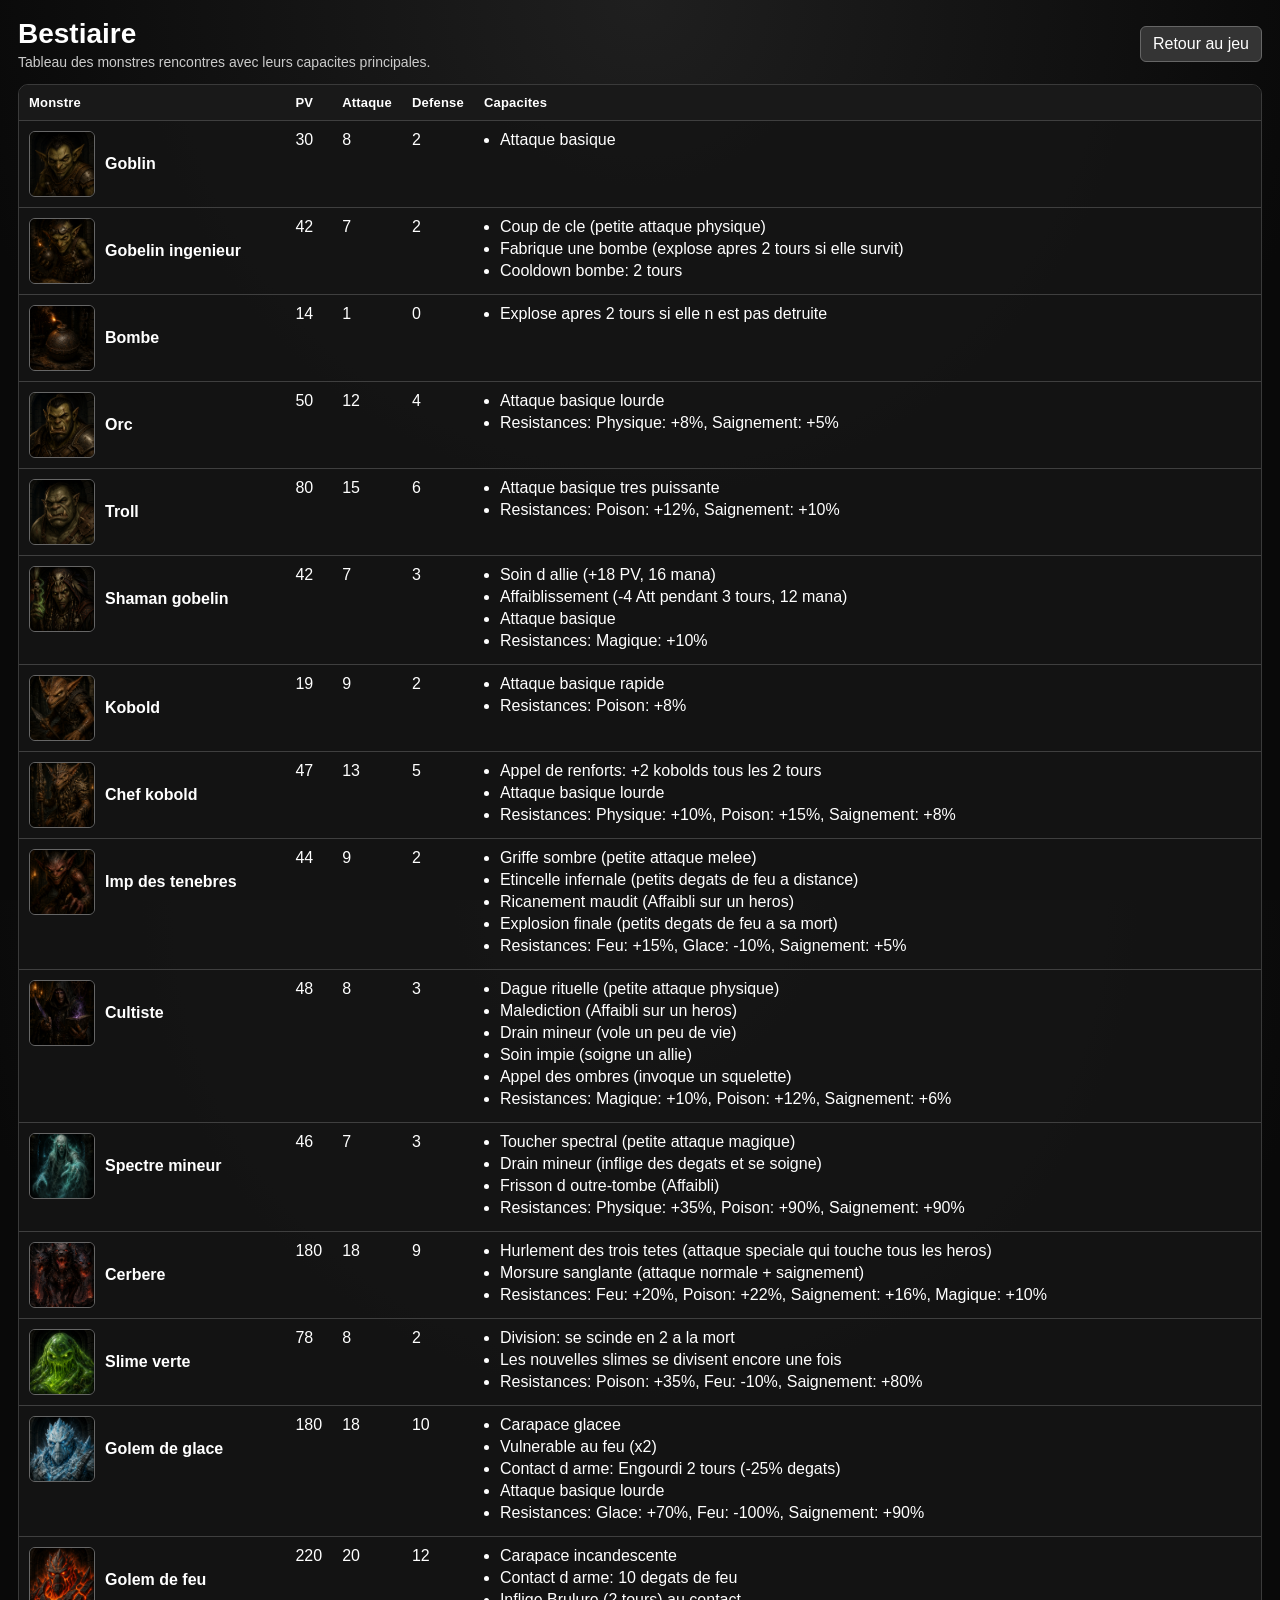
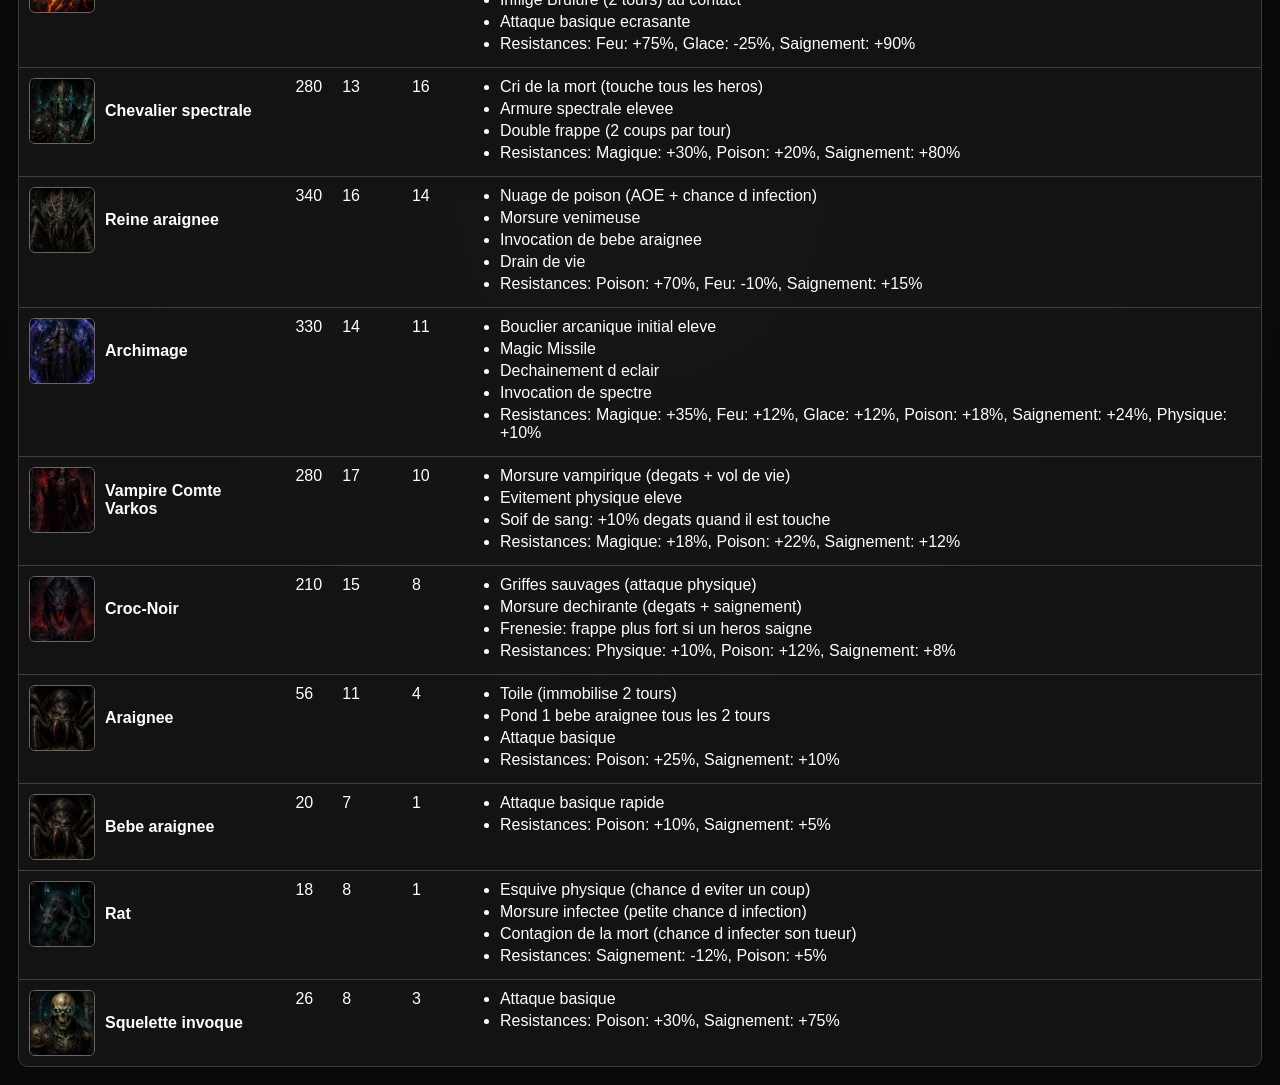
<file: bestiary.html>
<!DOCTYPE html>
<html lang="fr">
<head>
    <meta charset="UTF-8">
    <meta name="viewport" content="width=device-width, initial-scale=1.0">
    <title>Bestiaire - Eye of Beholder</title>
    <link rel="stylesheet" href="css/style.css">
</head>
<body class="bestiary-page">
    <main class="bestiary-layout">
        <header class="bestiary-header">
            <div>
                <h1>Bestiaire</h1>
                <p class="bestiary-subtitle">Tableau des monstres rencontres avec leurs capacites principales.</p>
            </div>
            <a id="bestiary-return-link" class="bestiary-link" href="index.html">Retour au jeu</a>
        </header>
        <section class="bestiary-table-wrap">
            <table class="bestiary-table" aria-label="Bestiaire des monstres">
                <thead>
                    <tr>
                        <th>Monstre</th>
                        <th>PV</th>
                        <th>Attaque</th>
                        <th>Defense</th>
                        <th>Capacites</th>
                    </tr>
                </thead>
                <tbody id="bestiary-table-body"></tbody>
            </table>
        </section>
    </main>

    <script src="js/combat.js"></script>
    <script src="js/bestiary.js"></script>
</body>
</html>
</file>
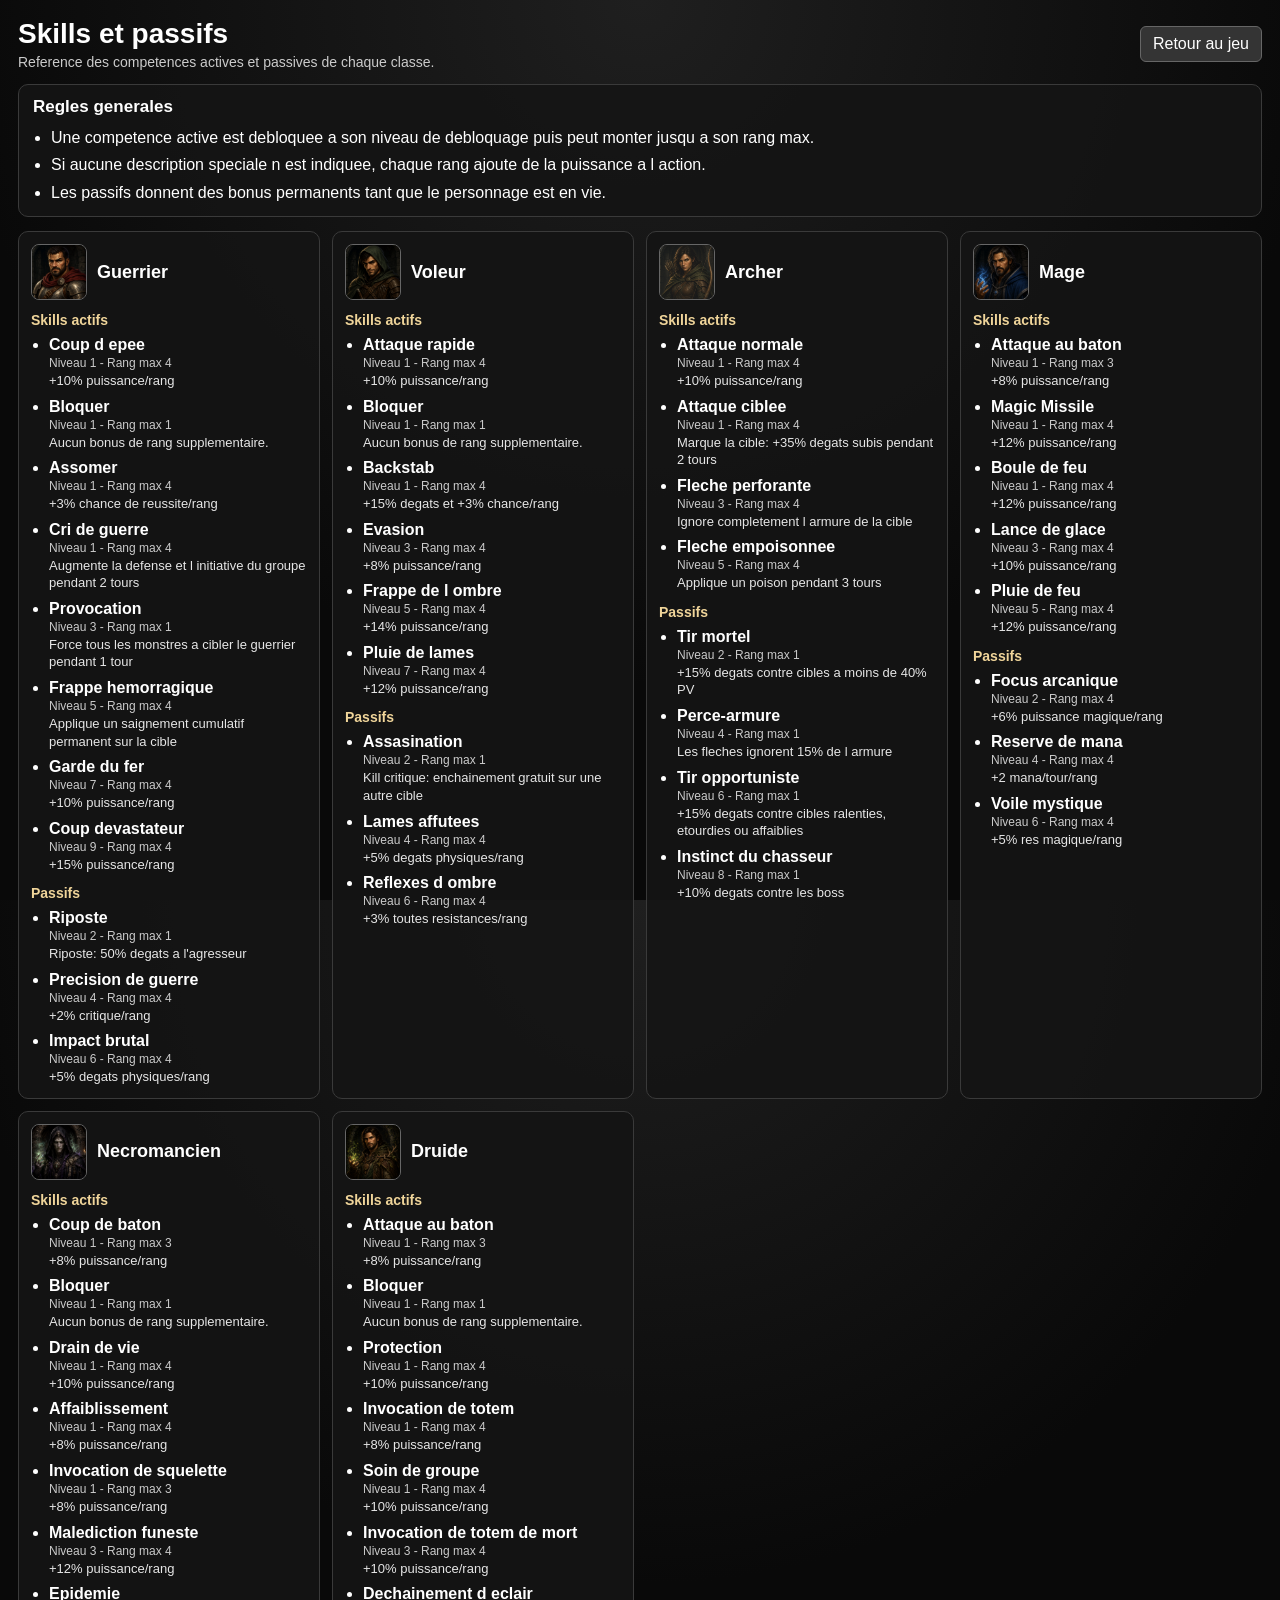
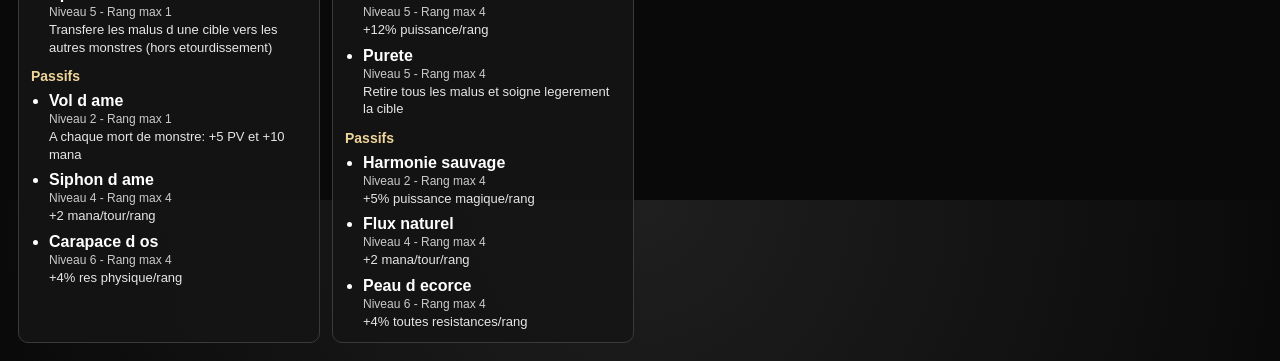
<file: skills.html>
<!DOCTYPE html>
<html lang="fr">
<head>
    <meta charset="UTF-8">
    <meta name="viewport" content="width=device-width, initial-scale=1.0">
    <title>Skills et Passifs - Eye of Beholder</title>
    <link rel="stylesheet" href="css/style.css">
</head>
<body class="skills-page">
    <main class="skills-layout">
        <header class="skills-header">
            <div>
                <h1>Skills et passifs</h1>
                <p class="skills-subtitle">Reference des competences actives et passives de chaque classe.</p>
            </div>
            <a id="skills-return-link" class="bestiary-link" href="index.html">Retour au jeu</a>
        </header>

        <section class="skills-rules" aria-label="Regles generales des skills">
            <h2>Regles generales</h2>
            <ul>
                <li>Une competence active est debloquee a son niveau de debloquage puis peut monter jusqu a son rang max.</li>
                <li>Si aucune description speciale n est indiquee, chaque rang ajoute de la puissance a l action.</li>
                <li>Les passifs donnent des bonus permanents tant que le personnage est en vie.</li>
            </ul>
        </section>

        <section id="skills-grid" class="skills-grid" aria-label="Classes et details de skills"></section>
    </main>

    <script src="js/character.js"></script>
    <script src="js/skills.js"></script>
</body>
</html>
</file>
<file: css/style.css>
﻿* {
    box-sizing: border-box;
}

html, body {
    width: 100%;
    height: 100%;
    margin: 0;
}

body {
    font-family: Arial, sans-serif;
    background-color: #000;
    color: #fff;
    overflow: hidden;
}

#splash-screen {
    position: fixed;
    inset: 0;
    z-index: 2000000;
    display: flex;
    justify-content: center;
    align-items: center;
    background:
        linear-gradient(rgba(0, 0, 0, 0.55), rgba(0, 0, 0, 0.65)),
        url('../Images/splashScreend.png') center/cover no-repeat;
}

#splash-content {
    width: min(640px, 92vw);
    padding: 22px;
    border-radius: 12px;
    border: 1px solid rgba(255, 255, 255, 0.2);
    background: rgba(12, 12, 12, 0.75);
    text-align: center;
    backdrop-filter: blur(2px);
}

#splash-content h1 {
    margin: 0 0 10px;
    font-size: clamp(30px, 5vw, 48px);
}

#splash-version {
    margin: 0 0 8px !important;
    font-size: 12px !important;
    color: #b9b9b9 !important;
    letter-spacing: 0.04em;
}

#splash-content p {
    margin: 0;
    font-size: clamp(16px, 2.4vw, 22px);
    line-height: 1.35;
    color: #f0e5c9;
}

#splash-party-instructions {
    margin-top: 14px !important;
    font-size: 15px !important;
    color: #f5f1e3 !important;
}

#splash-party-selection {
    margin-top: 12px;
    display: grid;
    grid-template-columns: repeat(2, minmax(0, 1fr));
    gap: 10px;
}

.splash-class-card {
    width: 100%;
    border: 1px solid #5e5e5e;
    background: rgba(24, 24, 24, 0.9);
    border-radius: 8px;
    padding: 8px;
    display: flex;
    align-items: center;
    gap: 10px;
    text-align: left;
    transition: border-color 0.15s ease, box-shadow 0.15s ease, background-color 0.15s ease;
}

.splash-class-card:hover {
    background: rgba(36, 36, 36, 0.95);
}

.splash-class-card.selected {
    border-color: #f7c75b;
    box-shadow: 0 0 0 2px rgba(247, 199, 91, 0.3);
    background: rgba(58, 50, 30, 0.9);
}

.splash-class-portrait {
    width: 92px;
    height: 78px;
    border: 1px solid #646464;
    border-radius: 6px;
    object-fit: cover;
    object-position: center 30%;
    flex-shrink: 0;
}

.splash-class-text {
    display: flex;
    flex-direction: column;
    gap: 3px;
    min-width: 0;
}

.splash-class-text strong {
    font-size: 14px;
    color: #fff;
}

.splash-class-text span {
    font-size: 12px;
    color: #d0d0d0;
    line-height: 1.25;
}

#splash-party-status {
    margin-top: 10px !important;
    font-size: 13px !important;
    color: #ffb6b6 !important;
    min-height: 18px;
}

#splash-party-status.ready {
    color: #9ff0ab !important;
}

#splash-continue {
    margin-top: 18px;
    min-width: 170px;
}

#splash-continue:disabled {
    opacity: 0.45;
    cursor: not-allowed;
}

h3 {
    margin: 0 0 8px;
    font-size: 16px;
}

#game-container {
    width: 100vw;
    height: 100vh;
    padding: 10px;
    display: flex;
    flex-direction: column;
    gap: 10px;
}

#main-content {
    flex: 1;
    min-height: 0;
    display: flex;
    gap: 10px;
}

#viewport-wrapper {
    position: relative;
    flex: 1;
    min-width: 0;
    min-height: 0;
    border: 1px solid #2f2f2f;
    border-radius: 10px;
    overflow: hidden;
    background: #111;
}

#game-canvas {
    display: block;
    width: 100%;
    height: 100%;
    background-color: #111;
}

#map-panel {
    position: absolute;
    top: 12px;
    left: 12px;
    width: calc(100% - 24px);
    height: calc(100% - 24px);
    padding: 20px;
    border: 1px solid #3a3a3a;
    border-radius: 10px;
    background: rgba(20, 20, 20, 0.92);
    backdrop-filter: blur(2px);
    z-index: 2;
    display: flex;
    flex-direction: column;
}

#map {
    display: grid;
    grid-template-columns: repeat(var(--map-cols, 4), 1fr);
    grid-template-rows: repeat(var(--map-rows, 3), minmax(0, 1fr));
    gap: 11px;
    background-color: #0b0b0b;
    padding: 14px;
    border-radius: 8px;
    margin-bottom: 16px;
    flex: 1;
    min-height: 0;
    width: 100%;
    height: 100%;
    position: relative;
    overflow: auto;
    scrollbar-gutter: stable both-edges;
}

.room {
    width: 100%;
    height: 100%;
    background-color: #444;
    background-image: url('../Images/pierre.png');
    background-size: cover;
    background-position: center;
    background-repeat: no-repeat;
    border: 1px solid #666;
    border-radius: 4px;
    display: flex;
    align-items: center;
    justify-content: center;
    color: #141414;
    font-weight: 700;
    font-size: 28px;
    text-shadow: 0 1px 0 rgba(255, 255, 255, 0.35);
}

#map.map-ascent-path {
    gap: 12px;
    padding: 14px;
    grid-template-columns: repeat(var(--map-cols, 4), minmax(var(--map-cell-size, 92px), 1fr));
    grid-template-rows: repeat(var(--map-rows, 3), var(--map-cell-size, 92px));
    align-content: start;
}

#map.map-ascent-path .room.map-node {
    min-width: 0;
    min-height: 0;
    font-size: clamp(12px, 1.3vw, 18px);
    position: relative;
    z-index: 1;
}

#map.map-ascent-path .room.map-node.boss {
    background-image: var(--tile-image);
    background-size: cover;
    background-position: center;
    background-repeat: no-repeat;
    background-color: rgba(12, 12, 12, 0.85);
}

#map.map-ascent-path .room.map-node.map-node-current {
    border-color: #f7c75b;
    box-shadow:
        inset 0 0 0 2px rgba(247, 199, 91, 0.95),
        0 0 8px rgba(247, 199, 91, 0.45);
}

#map.map-ascent-path .map-path-connections {
    position: absolute;
    top: 0;
    left: 0;
    pointer-events: none;
    z-index: 0;
    overflow: visible;
}

#map.map-ascent-path .map-path-link {
    stroke: rgba(116, 129, 154, 0.45);
    stroke-width: 3px;
    stroke-linecap: round;
    stroke-dasharray: 3 12;
}

#map.map-ascent-path .map-path-link-active {
    stroke: rgba(238, 207, 122, 0.78);
    stroke-width: 4px;
    stroke-dasharray: 3 12;
}

#map.map-ascent-path .map-path-link-cleared {
    stroke: rgba(111, 191, 134, 0.85);
    stroke-width: 4px;
    stroke-dasharray: 3 12;
}

#map.map-ascent-path .room.map-node.locked {
    opacity: 0.36;
    filter: grayscale(0.72);
}

#map.map-ascent-path .room.map-node.locked.boss {
    opacity: 0.9;
    filter: grayscale(0.18) brightness(1.15);
    border-color: #f0b090;
    box-shadow: inset 0 0 0 1px rgba(247, 143, 104, 0.75);
}

#map.map-ascent-path .room.map-node.available {
    opacity: 1;
    filter: none;
}

#map.map-ascent-path .room.map-node.cleared {
    opacity: 0.78;
    border-color: #6fbf86;
    box-shadow: inset 0 0 0 1px rgba(111, 191, 134, 0.6);
}

#map.map-ascent-path .room.map-node.map-node-clickable {
    cursor: pointer;
}

#map.map-ascent-path .room.map-node.map-node-clickable:hover {
    transform: translateY(-1px);
    filter: brightness(1.1);
}

#map.map-ascent-path .room.map-node.map-node-clickable:focus-visible {
    outline: 2px solid #f7c75b;
    outline-offset: 2px;
}

#map.map-ascent-path .room.map-node.monster.red-room {
    border-color: #ff6464;
    box-shadow:
        inset 0 0 0 2px rgba(255, 100, 100, 0.9),
        0 0 14px rgba(193, 31, 31, 0.6);
}

#map.map-ascent-path .room.map-node.monster.red-room::before {
    content: '';
    position: absolute;
    inset: 0;
    border-radius: inherit;
    pointer-events: none;
    background:
        radial-gradient(circle at 18% 16%, rgba(255, 130, 130, 0.5), rgba(255, 130, 130, 0) 58%),
        linear-gradient(160deg, rgba(120, 0, 0, 0.28), rgba(255, 70, 70, 0.12));
}

#map.map-ascent-path .room.map-node.monster.red-room::after {
    content: '!';
    position: absolute;
    top: 4px;
    right: 4px;
    width: 18px;
    height: 18px;
    border-radius: 999px;
    border: 1px solid rgba(255, 214, 214, 0.95);
    background: rgba(181, 18, 18, 0.96);
    color: #fff4f4;
    font-size: 13px;
    font-weight: 800;
    line-height: 16px;
    text-align: center;
    text-shadow: none;
    box-shadow: 0 0 6px rgba(255, 67, 67, 0.75);
}

#map.map-ascent-path .room.map-node.available.monster.red-room {
    animation: red-room-node-pulse 1.7s ease-in-out infinite;
}

#map.map-ascent-path .room.map-node.locked.monster.red-room {
    opacity: 0.62;
    filter: grayscale(0.22) saturate(1.38) brightness(0.88);
}

@keyframes red-room-node-pulse {
    0%, 100% {
        box-shadow:
            inset 0 0 0 2px rgba(255, 100, 100, 0.9),
            0 0 10px rgba(193, 31, 31, 0.45);
    }
    50% {
        box-shadow:
            inset 0 0 0 2px rgba(255, 128, 128, 0.95),
            0 0 20px rgba(213, 42, 42, 0.78);
    }
}

.room.current {
    background-image: url('../Images/pierre.png');
    background-size: cover;
    background-position: center;
    background-repeat: no-repeat;
    border-color: #f7c75b;
    box-shadow:
        inset 0 0 0 2px rgba(247, 199, 91, 0.95),
        0 0 8px rgba(247, 199, 91, 0.45);
}

.room.stairs {
    background-image: url('../Images/escalier.png');
    background-size: cover;
    background-position: center;
    background-repeat: no-repeat;
    border-color: #c7a85c;
    box-shadow: inset 0 0 0 1px rgba(255, 210, 120, 0.35);
}

.room.stairs.monster {
    background-image: url('../Images/escalier.png');
    background-size: cover;
    background-position: center;
    background-repeat: no-repeat;
}

.room.stairs.current {
    background-image: url('../Images/escalier.png');
    background-size: cover;
    background-position: center;
    background-repeat: no-repeat;
    box-shadow:
        inset 0 0 0 2px rgba(247, 199, 91, 0.95),
        0 0 8px rgba(247, 199, 91, 0.45);
}

.room.monster {
    background-image: url('../Images/BandeMonstre.png');
    background-size: cover;
    background-position: center;
    background-repeat: no-repeat;
    border-color: #d2b76f;
    box-shadow: inset 0 0 0 1px rgba(210, 183, 111, 0.45);
    color: #ffffff;
    text-shadow:
        0 2px 2px rgba(0, 0, 0, 0.95),
        0 0 6px rgba(0, 0, 0, 0.9);
}

.room.monster.current {
    background-image: url('../Images/BandeMonstre.png');
    background-size: cover;
    background-position: center;
    background-repeat: no-repeat;
    box-shadow:
        inset 0 0 0 2px rgba(247, 199, 91, 0.95),
        0 0 8px rgba(247, 199, 91, 0.45);
}

.room.monster.red-room {
    border-color: #ff6a6a;
    box-shadow:
        inset 0 0 0 2px rgba(255, 106, 106, 0.72),
        0 0 10px rgba(190, 45, 45, 0.52);
}

.room.monster.red-room.current {
    box-shadow:
        inset 0 0 0 2px rgba(247, 199, 91, 0.95),
        0 0 8px rgba(247, 199, 91, 0.45),
        0 0 14px rgba(180, 52, 52, 0.42);
}

.room.rest {
    background-image: url('../Images/FeuDeCamp.png');
    background-size: cover;
    background-position: center;
    background-repeat: no-repeat;
    border-color: #7ac7cf;
    box-shadow: inset 0 0 0 1px rgba(122, 199, 207, 0.4);
}

.room.rest.current {
    background-image: url('../Images/FeuDeCamp.png');
    background-size: cover;
    background-position: center;
    background-repeat: no-repeat;
    box-shadow:
        inset 0 0 0 2px rgba(247, 199, 91, 0.95),
        0 0 8px rgba(247, 199, 91, 0.45);
}

.room.boss {
    border-color: #f78f68;
    box-shadow: inset 0 0 0 1px rgba(247, 143, 104, 0.6);
}

.room {
    --tile-image: url('../Images/pierre.png');
    background-image: var(--tile-image), var(--tile-image);
    background-size: contain, cover;
    background-position: center, center;
    background-repeat: no-repeat, no-repeat;
}

.room.stairs,
.room.stairs.monster {
    --tile-image: url('../Images/escalier.png');
}

.room.monster {
    --tile-image: url('../Images/BandeMonstre.png');
}

.room.rest {
    --tile-image: url('../Images/FeuDeCamp.png');
}

.room.current {
    --tile-image: url('../Images/pierre.png');
}

.room.stairs.current {
    --tile-image: url('../Images/escalier.png');
}

.room.monster.current {
    --tile-image: url('../Images/BandeMonstre.png');
}

.room.rest.current {
    --tile-image: url('../Images/FeuDeCamp.png');
}

#controls {
    display: grid;
    grid-template-columns: 1fr auto auto auto 1fr auto;
    grid-template-areas:
        '. . up . . .'
        '. left down right . rest'
        'stairs . . . . .';
    gap: 8px;
    width: 100%;
    align-self: stretch;
}

#controls button {
    padding: 7px 10px;
    font-size: 14px;
}

#controls button.main-ui-icon-btn {
    width: 60px;
    height: 60px;
    min-width: 60px;
    min-height: 60px;
    padding: 0;
    border-radius: 8px;
    border: 1px solid #6f6f6f;
    background-color: #2c2c2c;
    background-position: center;
    background-repeat: no-repeat;
    background-size: contain;
    justify-self: center;
    font-size: 0;
    line-height: 0;
    color: transparent;
    text-indent: -9999px;
    overflow: hidden;
}

#controls button.main-ui-icon-btn:hover {
    background-color: #3a3a3a;
    filter: brightness(1.08);
}

#controls button.main-ui-icon-btn:disabled {
    filter: grayscale(0.85);
}

#move-up {
    grid-area: up;
}

#move-down {
    grid-area: down;
}

#move-left {
    grid-area: left;
}

#move-right {
    grid-area: right;
}

#climb-stairs {
    grid-area: stairs;
}

#rest {
    grid-area: rest;
}

#move-up.main-ui-icon-btn {
    background-image: url('../Images/Deplacement_Haut.png');
}

#move-down.main-ui-icon-btn {
    background-image: url('../Images/Deplacement_Bas.png');
}

#move-left.main-ui-icon-btn {
    background-image: url('../Images/Deplacement_Gauche.png');
}

#move-right.main-ui-icon-btn {
    background-image: url('../Images/Deplacement_Droite.png');
}

#rest.main-ui-icon-btn {
    position: relative;
    background-image: url('../Images/FeuDeCamp.png');
    justify-self: end;
    align-self: center;
}

#rest.main-ui-icon-btn::after {
    content: attr(data-rations);
    position: absolute;
    right: -5px;
    bottom: -5px;
    min-width: 18px;
    height: 18px;
    padding: 0 4px;
    border-radius: 999px;
    border: 1px solid #222;
    background: #2f6f3e;
    color: #fff;
    font-size: 11px;
    font-weight: 700;
    line-height: 16px;
    text-align: center;
    text-indent: 0;
}

#rest.main-ui-icon-btn[data-rations="0"]::after {
    background: #8a3e3e;
}

#character-panel-header {
    position: absolute;
    top: 10px;
    right: 10px;
    z-index: 3;
    display: flex;
    flex-direction: column;
    align-items: flex-end;
    gap: 8px;
    margin: 0;
}

#character-panel-header h3 {
    margin: 0;
}

#character-panel-header #open-bestiary,
#character-panel-header #open-skills-guide {
    margin-left: 0;
    width: auto;
    min-width: 130px;
    padding: 7px 12px;
}

#character-panel-header #open-bestiary.main-ui-icon-btn {
    width: 60px;
    height: 60px;
    min-width: 60px;
    min-height: 60px;
    padding: 0;
    border-radius: 8px;
    border: 1px solid #6f6f6f;
    background-color: #2c2c2c;
    background-image: url('../Images/Bestiaire.png');
    background-position: center;
    background-repeat: no-repeat;
    background-size: contain;
    font-size: 0;
    line-height: 0;
    color: transparent;
    text-indent: -9999px;
    overflow: hidden;
}

#character-panel-header #open-bestiary.main-ui-icon-btn:hover {
    background-color: #3a3a3a;
    filter: brightness(1.08);
}

#character-panel-header #open-skills-guide {
    background-color: #343434;
    border-color: #666;
}

#character-panel-header #open-skills-guide:hover {
    background-color: #4e4e4e;
}

#utility-panel {
    width: 340px;
    max-width: 34vw;
    min-width: 280px;
    min-height: 0;
    display: flex;
    flex-direction: column;
    gap: 10px;
}

#message-log {
    background-color: #1f1f1f;
    border: 1px solid #333;
    border-radius: 10px;
    padding: 10px;
}

#message-log {
    flex: 1;
    min-height: 0;
    display: flex;
    flex-direction: column;
}

#messages {
    flex: 1;
    min-height: 0;
    overflow-y: auto;
    background-color: #101010;
    border-radius: 6px;
    padding: 8px;
}

#character-panel {
    background-color: #1c1c1c;
    border: 1px solid #2f2f2f;
    border-radius: 10px;
    padding: 10px;
    position: relative;
    display: flex;
    flex-direction: column;
    min-height: 210px;
    max-height: 38vh;
    overflow: hidden;
}

#characters {
    display: flex;
    flex-direction: row;
    gap: 10px;
    overflow-x: auto;
    overflow-y: hidden;
    padding-bottom: 4px;
}

.character {
    flex: 0 0 280px;
    margin-bottom: 0;
    padding: 10px;
    background-color: #333;
    border: 1px solid #4a4a4a;
    border-radius: 8px;
}

.character-portrait {
    width: 100%;
    height: 140px;
    object-fit: cover;
    object-position: center;
    border-radius: 6px;
    border: 1px solid #555;
    margin-bottom: 8px;
    display: block;
}

.resource-bars {
    margin: 0 0 8px;
    display: flex;
    flex-direction: column;
    gap: 5px;
}

.resource-bars.compact {
    margin: 4px 0 0;
    gap: 4px;
}

.resource-block {
    display: flex;
    flex-direction: column;
    gap: 2px;
}

.resource-row {
    display: flex;
    justify-content: space-between;
    align-items: center;
    font-size: 11px;
    line-height: 1.2;
    color: #d8d8d8;
}

.resource-bars.compact .resource-row {
    font-size: 10px;
}

.resource-bar {
    width: 100%;
    height: 8px;
    border-radius: 999px;
    overflow: hidden;
    border: 1px solid #555;
    background-color: #191919;
}

.resource-bars.compact .resource-bar {
    height: 7px;
}

.resource-fill {
    height: 100%;
    border-radius: inherit;
    transition: width 0.2s ease;
}

.resource-fill-health {
    background: linear-gradient(90deg, #5bd972 0%, #2f994e 100%);
}

.resource-fill-mana {
    background: linear-gradient(90deg, #6ec9ff 0%, #2f69dd 100%);
}

.character-equipment {
    margin-top: 6px;
    font-size: 12px;
    line-height: 1.4;
    color: #ddd;
}

.debuff-status {
    color: #ff9d9d;
    font-size: 12px;
}

.skill-cooldown {
    color: #ffd58a;
    font-size: 12px;
}

.equipped-none {
    color: #999;
}

.equipped-item {
    font-weight: 600;
    display: inline-flex;
    align-items: center;
    gap: 6px;
}

.rarity-tag {
    display: inline-block;
    margin-left: 4px;
    padding: 1px 7px;
    border-radius: 999px;
    border: 1px solid currentColor;
    font-size: 10px;
    letter-spacing: 0.4px;
    text-transform: uppercase;
}

.rarity-common {
    color: #dadada;
}

.rarity-rare {
    color: #5ab3ff;
}

.rarity-epic {
    color: #ffc857;
}

.inventory-button {
    margin-top: 8px;
    width: 100%;
}

#inventory-character-name {
    margin-bottom: 0;
}

#inventory-layout {
    display: grid;
    grid-template-columns: 1fr 1fr;
    gap: 12px;
    flex: 1;
    min-height: 0;
}

.inventory-section {
    background-color: #1b1b1b;
    border: 1px solid #3b3b3b;
    border-radius: 8px;
    padding: 10px;
    display: flex;
    flex-direction: column;
    min-height: 0;
}

.inventory-section h3 {
    margin: 0 0 8px;
    font-size: 22px;
}

.inventory-character-card {
    display: grid;
    grid-template-columns: 220px 1fr;
    gap: 12px;
    background-color: #292929;
    border: 1px solid #474747;
    border-radius: 8px;
    padding: 10px;
    margin-bottom: 12px;
}

.inventory-character-portrait {
    width: 100%;
    height: 220px;
    object-fit: cover;
    object-position: center;
    border-radius: 6px;
    border: 1px solid #666;
    display: block;
}

.inventory-character-meta h3 {
    margin: 0 0 8px;
    font-size: 23px;
}

.inventory-character-title-row {
    display: flex;
    align-items: center;
    gap: 8px;
}

.inventory-character-title-row h3 {
    margin: 0;
    flex: 1;
    text-align: center;
}

.inventory-character-nav-btn {
    min-width: 34px;
    min-height: 34px;
    padding: 6px 8px;
    border-radius: 6px;
}

.inventory-character-nav-meta {
    margin: 2px 0 8px;
    color: #b8b8b8;
    font-size: 13px;
    text-align: center;
}

.inventory-character-meta h3 span {
    font-size: 17px;
    color: #c8c8c8;
    font-weight: 400;
}

.inventory-rename-row {
    display: flex;
    align-items: center;
    gap: 8px;
    margin-bottom: 8px;
}

.inventory-rename-row label {
    font-size: 12px;
    color: #c8c8c8;
    min-width: 36px;
}

.inventory-rename-row input {
    flex: 1;
    min-width: 0;
    background: #151515;
    color: #fff;
    border: 1px solid #575757;
    border-radius: 6px;
    padding: 8px 10px;
    font-size: 13px;
}

.inventory-rename-row input:focus {
    outline: none;
    border-color: #f7c75b;
    box-shadow: 0 0 0 2px rgba(247, 199, 91, 0.2);
}

.inventory-rename-row button {
    padding: 8px 10px;
    min-height: 0;
    font-size: 12px;
}

.inventory-stat-grid {
    display: grid;
    grid-template-columns: repeat(3, minmax(0, 1fr));
    gap: 8px;
    margin-bottom: 8px;
}

.inventory-stat {
    background-color: #1a1a1a;
    border: 1px solid #3f3f3f;
    border-radius: 6px;
    padding: 6px;
    display: flex;
    flex-direction: column;
    gap: 4px;
}

.inventory-stat span {
    font-size: 14px;
    color: #b8b8b8;
    line-height: 1.25;
}

.inventory-stat strong {
    font-size: 15px;
}

.inventory-status {
    margin-top: 6px;
    color: #ffb3b3;
    font-size: 12px;
}

#inventory-slots {
    display: flex;
    flex-direction: column;
    gap: 8px;
    overflow-y: auto;
    min-height: 0;
}

.inventory-slot-row {
    display: flex;
    justify-content: space-between;
    align-items: center;
    gap: 10px;
    background-color: #333;
    border: 1px solid #555;
    border-radius: 6px;
    padding: 8px;
    text-align: left;
}

.inventory-slot-row.selected {
    border-color: #f7c75b;
    box-shadow: 0 0 0 1px rgba(247, 199, 91, 0.35);
    background-color: #35301f;
}

.inventory-slot-row span {
    font-size: 15px;
}

#inventory-picker {
    margin-top: 0;
    display: flex;
    flex-direction: column;
    gap: 8px;
    text-align: left;
    overflow-y: auto;
    min-height: 0;
}

.inventory-picker-toolbar {
    display: flex;
    justify-content: space-between;
    align-items: center;
    gap: 8px;
}

.inventory-picker-toolbar span {
    color: #ddd;
    font-size: 15px;
}

.inventory-picker-toolbar button {
    padding: 6px 10px;
    min-height: 0;
    font-size: 14px;
}

.inventory-hint {
    margin: 0;
    color: #c9c9c9;
    font-size: 15px;
}

.inventory-empty {
    margin: 0;
    color: #9f9f9f;
    font-size: 15px;
}

.inventory-item-row {
    display: flex;
    justify-content: space-between;
    align-items: center;
    gap: 10px;
    border: 1px solid #474747;
    background-color: #2e2e2e;
    border-radius: 6px;
    padding: 7px 8px;
}

.inventory-item-icon {
    width: 48px;
    height: 48px;
    object-fit: contain;
    object-position: center;
    border-radius: 5px;
    border: 1px solid #5b5b5b;
    background: #1f1f1f;
    padding: 3px;
    flex-shrink: 0;
}

.inventory-picker-item-icon {
    width: 42px;
    height: 42px;
    object-fit: contain;
    object-position: center;
    border-radius: 5px;
    border: 1px solid #5b5b5b;
    background: #1f1f1f;
    padding: 2px;
    flex-shrink: 0;
}

.inventory-inline-icon {
    width: 28px;
    height: 28px;
    object-fit: contain;
    object-position: center;
    border-radius: 4px;
    border: 1px solid #5b5b5b;
    background: #1f1f1f;
    padding: 1px;
    flex-shrink: 0;
}

.inventory-item-main {
    display: flex;
    flex-direction: column;
    gap: 3px;
    min-width: 0;
}

.inventory-item-type {
    font-size: 13px;
    color: #b8b8b8;
}

.inventory-item-actions {
    display: flex;
    align-items: center;
    gap: 8px;
}

.inventory-item-qty {
    font-size: 15px;
    color: #d4d4d4;
    font-weight: 600;
}

.inventory-picker-item-row {
    display: flex;
    align-items: center;
    gap: 8px;
}

.inventory-picker-item-row .inventory-main-action {
    flex: 1;
    text-align: left;
    display: inline-flex;
    align-items: center;
    gap: 8px;
}

.inventory-picker-item-label {
    min-width: 0;
    font-size: 16px;
}

#inventory-picker button.rarity-common {
    border-color: #9a9a9a;
}

#inventory-picker button.rarity-rare {
    border-color: #5ab3ff;
    box-shadow: 0 0 0 1px rgba(90, 179, 255, 0.35);
}

#inventory-picker button.rarity-epic {
    border-color: #ffc857;
    box-shadow: 0 0 0 1px rgba(255, 200, 87, 0.35);
}

button {
    padding: 10px;
    background-color: #444;
    color: #fff;
    border: 1px solid #666;
    border-radius: 6px;
    cursor: pointer;
}

button:hover {
    background-color: #666;
}

#level-up-choices button, #inventory-picker button, #inventory-close, .inventory-slot-row button {
    background-color: #555;
    color: #fff;
    padding: 11px 16px;
    border: 1px solid #777;
    border-radius: 5px;
    cursor: pointer;
    font-size: 15px;
    min-height: 44px;
}

#level-up-choices button:hover, #inventory-picker button:hover, #inventory-close:hover, .inventory-slot-row button:hover {
    background-color: #777;
}

#inventory-picker .inventory-drop-button {
    min-height: 0;
    padding: 6px 9px;
    font-size: 12px;
    line-height: 1.1;
    background-color: #6b2f2f;
    border-color: #a55d5d;
    flex: 0 0 auto;
}

#inventory-picker .inventory-drop-button:hover {
    background-color: #8a3d3d;
}

#level-up-choices {
    margin-top: 10px;
    display: flex;
    flex-direction: column;
    gap: 10px;
    text-align: left;
}

#level-up-choices button:disabled {
    opacity: 0.45;
    cursor: not-allowed;
}

.level-up-points-remaining {
    font-size: 14px;
    color: #f7c75b;
    font-weight: 700;
}

.level-up-stat-list {
    display: flex;
    flex-direction: column;
    gap: 8px;
}

.level-up-stat-row {
    display: flex;
    justify-content: space-between;
    align-items: center;
    gap: 10px;
    padding: 8px;
    border: 1px solid #3f3f3f;
    border-radius: 6px;
    background-color: #1a1a1a;
}

.level-up-stat-label {
    display: flex;
    flex-direction: column;
    gap: 2px;
}

.level-up-stat-label strong {
    font-size: 14px;
}

.level-up-stat-label span {
    font-size: 12px;
    color: #b8b8b8;
}

.level-up-stat-controls {
    display: flex;
    align-items: center;
    gap: 8px;
}

.level-up-stat-controls button {
    width: 34px;
    min-height: 34px;
    padding: 0;
    font-size: 18px;
    line-height: 1;
}

.level-up-stat-value {
    min-width: 24px;
    text-align: center;
    font-weight: 700;
}

.level-up-progression-section {
    display: flex;
    flex-direction: column;
    gap: 8px;
    margin-top: 2px;
    padding: 10px;
    border: 1px solid #3f3f3f;
    border-radius: 6px;
    background-color: #171717;
}

.level-up-progression-title {
    margin: 0;
    font-size: 15px;
}

.level-up-progression-subtitle {
    margin: 0;
    font-size: 12px;
    color: #b8b8b8;
}

.level-up-progression-list {
    display: flex;
    flex-direction: column;
    gap: 7px;
}

.level-up-progression-option {
    text-align: left;
    display: flex;
    flex-direction: column;
    gap: 3px;
}

.level-up-progression-option strong {
    font-size: 14px;
}

.level-up-progression-option span {
    font-size: 12px;
    color: #d4d4d4;
}

.level-up-progression-option.selected {
    border-color: #f7c75b;
    background-color: #665128;
}

.level-up-progression-selected {
    font-size: 12px;
    color: #f7c75b;
    font-weight: 700;
}

.level-up-progression-empty {
    padding: 8px;
    font-size: 12px;
    border: 1px dashed #525252;
    border-radius: 5px;
    color: #b8b8b8;
}

.level-up-confirm {
    margin-top: 2px;
}

#combat-modal, #level-up-modal, #inventory-modal, #chest-modal, #game-over-modal, #combat-summary-modal {
    position: fixed;
    top: 0;
    left: 0;
    width: 100%;
    height: 100%;
    background-color: rgba(0, 0, 0, 0.8);
    display: flex;
    justify-content: center;
    align-items: center;
    z-index: 10000;
}

#combat-content, #level-up-content, #inventory-content, #chest-content, #game-over-content, #combat-summary-content {
    background-color: #222;
    color: #fff;
    padding: 20px;
    border-radius: 10px;
    width: 450px;
    text-align: center;
    max-height: 80vh;
    overflow-y: auto;
    min-height: 300px;
    display: flex;
    flex-direction: column;
}

#inventory-content {
    width: min(1400px, 98vw);
    min-height: 760px;
    max-height: 96vh;
    text-align: left;
    gap: 0;
    font-size: 16px;
}

#chest-content {
    width: min(620px, 92vw);
    min-height: 0;
    max-height: 90vh;
    text-align: center;
    gap: 10px;
    background-color: #1f1a15;
    border: 1px solid #6b5236;
}

#game-over-content {
    width: min(560px, 92vw);
    min-height: 0;
    gap: 12px;
    background: linear-gradient(180deg, #2b1616 0%, #1d1212 100%);
    border: 1px solid #7b3636;
}

#combat-summary-content {
    width: min(980px, 96vw);
    min-height: 0;
    max-height: 92vh;
    gap: 12px;
    text-align: left;
    background: linear-gradient(180deg, #18221d 0%, #131a16 100%);
    border: 1px solid #3a5a49;
}

#combat-summary-content h2 {
    margin: 0;
    text-align: center;
    color: #b8efc9;
}

#combat-summary-subtitle {
    margin: 0;
    text-align: center;
    font-size: 14px;
    color: #d5e5dc;
}

#combat-summary-sections {
    display: grid;
    grid-template-columns: repeat(auto-fit, minmax(260px, 1fr));
    gap: 10px;
}

.combat-summary-section {
    background: rgba(255, 255, 255, 0.04);
    border: 1px solid rgba(144, 184, 163, 0.35);
    border-radius: 8px;
    padding: 10px;
    min-height: 120px;
}

.combat-summary-section h3 {
    margin: 0 0 8px;
    font-size: 15px;
    color: #bce6cc;
}

.combat-summary-empty {
    margin: 0;
    color: #b8c8bf;
    font-size: 13px;
}

.combat-summary-list {
    margin: 0;
    padding-left: 18px;
    display: flex;
    flex-direction: column;
    gap: 6px;
    font-size: 13px;
}

.combat-summary-table {
    width: 100%;
    border-collapse: collapse;
    font-size: 13px;
}

.combat-summary-table th,
.combat-summary-table td {
    border-bottom: 1px solid rgba(154, 191, 171, 0.25);
    padding: 6px 4px;
    text-align: left;
}

.combat-summary-table th {
    color: #d8efdf;
    font-weight: 700;
}

.combat-summary-table td {
    color: #f0f5f2;
}

.combat-summary-stat {
    font-weight: 700;
}

#combat-summary-continue {
    align-self: center;
    min-width: 180px;
}

#game-over-content h2 {
    margin: 0;
    font-size: 36px;
    color: #ff9b9b;
}

#game-over-content p {
    margin: 0;
    font-size: 18px;
    line-height: 1.35;
}

#chest-content h2 {
    margin: 0;
}

#chest-modal-image {
    width: min(100%, 480px);
    max-height: 240px;
    object-fit: cover;
    object-position: center;
    border-radius: 8px;
    border: 1px solid #8b6a43;
    align-self: center;
}

#chest-modal-description {
    background: #2b231b;
    border: 1px solid #5f4d39;
    border-radius: 8px;
    padding: 10px;
    color: #f3e6cc;
    text-align: left;
    font-size: 14px;
    line-height: 1.4;
}

#chest-modal-options {
    display: flex;
    flex-direction: column;
    gap: 8px;
}

#chest-modal-options button {
    text-align: left;
}

#chest-modal-options button.chest-danger {
    background-color: #6b2f2f;
    border-color: #a55d5d;
}

#chest-modal-options button.chest-danger:hover {
    background-color: #8a3d3d;
}

#inventory-content h2 {
    margin: 0 0 12px;
    font-size: 30px;
}

#inventory-close {
    margin-top: 12px;
}

#combat-modal-info {
    margin-bottom: 20px;
    min-height: 80px;
    color: #fff;
}

#combat-modal-actions {
    display: grid;
    grid-template-columns: repeat(2, 1fr);
    gap: 8px;
    margin-top: 15px;
    flex-grow: 1;
}

#combat-modal-monster,
#combat-modal-center,
#combat-modal-center-info {
    color: #fff;
}

#combat-modal-monster {
    display: flex;
    flex-wrap: wrap;
    gap: 10px;
    justify-content: center;
    align-items: stretch;
    max-height: min(34vh, 320px);
    overflow-y: auto;
    overflow-x: hidden;
    padding-right: 4px;
}

#combat-modal-log {
    font-size: 13px;
    line-height: 1.35;
    text-align: left;
    white-space: pre-wrap;
    overflow-wrap: anywhere;
}

#combat-modal-log > div {
    margin-bottom: 2px;
}

#combat-modal-log > div:last-child {
    margin-bottom: 0;
}

#combat-modal-center-actions {
    align-content: start;
    align-items: start;
    justify-items: start;
    grid-auto-rows: max-content;
}

#combat-modal-center-actions button {
    background-color: #666;
    color: #fff;
    padding: 10px;
    border-radius: 5px;
    border: 1px solid #888;
    cursor: pointer;
    transition: transform 0.12s ease, filter 0.12s ease, border-color 0.12s ease;
}

#combat-modal-center-actions button:disabled {
    cursor: not-allowed;
    opacity: 0.55;
    filter: grayscale(0.6);
}

#combat-modal-center-actions .combat-action-btn {
    display: flex;
    align-items: center;
    justify-content: center;
    overflow: hidden;
    min-height: 68px;
}

#combat-modal-center-actions .combat-action-btn.combat-action-with-icon {
    min-height: 70px;
    width: 70px;
    height: 70px;
    padding: 0;
    border: 0;
    border-radius: 0;
    background: transparent;
    line-height: 0;
}

#combat-modal-center-actions .combat-action-btn.combat-action-with-icon.combat-action-has-indicator {
    position: relative;
}

#combat-modal-center-actions .combat-action-btn.combat-action-with-icon:not(:disabled):hover {
    transform: translateY(-1px);
    filter: brightness(1.08);
}

#combat-modal-center-actions .combat-action-icon {
    display: block;
    width: 70px;
    height: 70px;
    max-width: none;
    max-height: none;
    object-fit: contain;
    pointer-events: none;
}

#combat-modal-center-actions .combat-action-indicator {
    position: absolute;
    right: 2px;
    bottom: 2px;
    z-index: 1;
    min-width: 30px;
    padding: 2px 4px;
    border-radius: 4px;
    border: 1px solid #f8d175;
    background: rgba(0, 0, 0, 0.78);
    color: #f8d175;
    font-size: 11px;
    font-weight: 700;
    line-height: 1;
    text-align: center;
    pointer-events: none;
}

#combat-turn-order-list {
    max-height: 420px;
    overflow-y: auto;
    padding-right: 2px;
}

.turn-order-item {
    display: flex;
    align-items: center;
    gap: 8px;
    padding: 6px;
    border-radius: 6px;
    border: 1px solid #444;
    background: #262626;
}

.turn-order-item.turn-order-character {
    border-left: 3px solid #4f8bdc;
}

.turn-order-item.turn-order-monster {
    border-left: 3px solid #b95757;
}

.turn-order-item.turn-order-summon {
    border-left: 3px solid #6dbb76;
}

.turn-order-item.active {
    border-color: #f7c75b;
    box-shadow: 0 0 0 2px rgba(247, 199, 91, 0.35);
    background: #3a331f;
}

.turn-order-portrait {
    width: 36px;
    height: 36px;
    border-radius: 4px;
    border: 1px solid #666;
    object-fit: cover;
    object-position: center;
    display: block;
    flex-shrink: 0;
}

.turn-order-meta {
    display: flex;
    flex-direction: column;
    align-items: flex-start;
    min-width: 0;
}

.turn-order-name {
    font-size: 12px;
    line-height: 1.2;
    white-space: nowrap;
    overflow: hidden;
    text-overflow: ellipsis;
    max-width: 110px;
}

.turn-order-initiative {
    font-size: 10px;
    color: #bbb;
    line-height: 1.2;
}

.turn-order-empty {
    color: #999;
    font-size: 12px;
}

#combat-modal-characters .character-mini {
    background-color: #333;
    padding: 8px;
    border-radius: 6px;
    min-width: 260px;
    width: clamp(260px, 30vw, 420px);
    max-width: 220px;
    min-height: 210px;
    flex: 0 1 clamp(260px, 30vw, 420px);
    border: 1px solid #555;
    transition: border-color 0.2s ease, box-shadow 0.2s ease, background-color 0.2s ease;
    display: flex;
    flex-direction: column;
    gap: 6px;
    text-align: left;
}

#combat-modal-characters .character-mini.active-turn {
    border-color: #f7c75b;
    box-shadow: 0 0 0 2px rgba(247, 199, 91, 0.35);
    background-color: #3a331f;
}

#combat-modal-characters .character-mini.summoned-ally-mini {
    border-color: #4e8a57;
    background-color: #29342b;
}

.combat-character-summary-row {
    display: flex;
    align-items: flex-start;
    justify-content: space-between;
    gap: 8px;
}

.combat-character-identity {
    flex: 0 1 42%;
    min-width: 0;
    display: flex;
    flex-direction: column;
    align-items: flex-start;
    text-align: left;
}

.combat-character-name {
    display: block;
    width: 100%;
    font-size: 13px;
    line-height: 1.2;
    white-space: nowrap;
    overflow: hidden;
    text-overflow: ellipsis;
}

.combat-character-role {
    margin-top: 2px;
    font-size: 11px;
    color: #d0d0d0;
    line-height: 1.2;
}

.combat-character-bars {
    flex: 1 1 58%;
    min-width: 0;
}

.combat-character-bars .resource-bars.compact {
    margin: 0;
}

.combat-character-statuses {
    margin-top: 2px;
    display: flex;
    flex-direction: column;
    gap: 2px;
    font-size: 11px;
    line-height: 1.25;
    color: #dddddd;
}

.combat-portrait-wrap {
    position: relative;
    display: block;
    overflow: visible;
}

.combat-status-icons {
    position: absolute;
    right: 6px;
    bottom: 12px;
    display: flex;
    flex-wrap: wrap;
    justify-content: flex-end;
    align-items: center;
    gap: 4px;
    max-width: calc(100% - 10px);
    z-index: 3;
    pointer-events: auto;
}

.combat-status-icon-slot {
    position: relative;
    width: 20px;
    height: 20px;
    display: inline-flex;
    align-items: center;
    justify-content: center;
}

.combat-status-icon {
    width: 18px;
    height: 18px;
    border-radius: 50%;
    border: 1px solid rgba(255, 255, 255, 0.75);
    background: rgba(0, 0, 0, 0.55);
    object-fit: cover;
    box-shadow: 0 0 6px rgba(0, 0, 0, 0.6);
}

.combat-status-turns {
    position: absolute;
    right: -4px;
    bottom: -4px;
    min-width: 12px;
    height: 12px;
    padding: 0 2px;
    border-radius: 8px;
    border: 1px solid rgba(255, 255, 255, 0.8);
    background: rgba(0, 0, 0, 0.86);
    color: #f5f5f5;
    font-size: 9px;
    font-weight: 700;
    line-height: 12px;
    text-align: center;
    white-space: nowrap;
}

.combat-character-portrait {
    width: 100%;
    height: auto;
    aspect-ratio: 20 / 9;
    object-fit: scale-down;
    object-position: center 30%;
    border-radius: 5px;
    border: 1px solid #666;
    margin-bottom: 6px;
    display: block;
}

.character-portrait.status-infected,
.inventory-character-portrait.status-infected,
.combat-character-portrait.status-infected {
    filter: saturate(1.08) hue-rotate(-14deg) brightness(0.96);
    box-shadow: 0 0 0 1px rgba(140, 255, 154, 0.42), 0 0 12px rgba(74, 196, 96, 0.22);
}

.combat-character-portrait.damage-hit,
.combat-monster-portrait.damage-hit {
    animation: damage-hit-flash 420ms ease-out;
}

.combat-damage-number {
    position: absolute;
    left: 50%;
    top: 50%;
    transform: translate(-50%, -50%);
    color: #ff2e2e;
    font-size: 26px;
    font-weight: 900;
    line-height: 1;
    text-shadow: 0 0 2px #000, 0 0 8px rgba(0, 0, 0, 0.9);
    pointer-events: none;
    z-index: 2;
    animation: combat-damage-float 640ms ease-out forwards;
}

@keyframes damage-hit-flash {
    0% {
        transform: translateX(0) scale(1);
        filter: brightness(1);
    }
    18% {
        transform: translateX(-4px) scale(1.03);
        filter: brightness(1.75) saturate(1.3);
    }
    36% {
        transform: translateX(4px) scale(1.03);
    }
    54% {
        transform: translateX(-3px) scale(1.02);
    }
    72% {
        transform: translateX(2px) scale(1.01);
    }
    100% {
        transform: translateX(0) scale(1);
        filter: brightness(1);
    }
}

@keyframes combat-damage-float {
    0% {
        opacity: 0;
        transform: translate(-50%, -40%) scale(0.7);
    }
    15% {
        opacity: 1;
        transform: translate(-50%, -60%) scale(1.05);
    }
    70% {
        opacity: 1;
        transform: translate(-50%, -105%) scale(1);
    }
    100% {
        opacity: 0;
        transform: translate(-50%, -145%) scale(0.92);
    }
}

.combat-monster-row {
    display: flex;
    flex-direction: column;
    align-items: stretch;
    gap: 10px;
    padding: 8px;
    border: 1px solid #555;
    border-radius: 6px;
    background-color: #333;
    min-width: 230px;
    width: clamp(230px, 28vw, 340px);
    max-width: 240px;
    min-height: 220px;
    flex: 0 1 clamp(230px, 28vw, 340px);
    transition: border-color 0.2s ease, box-shadow 0.2s ease, background-color 0.2s ease;
}

.combat-monster-row.active-turn {
    border-color: #ee7f6a;
    box-shadow: 0 0 0 2px rgba(238, 127, 106, 0.35);
    background-color: #3d2a27;
}

.combat-monster-row + .combat-monster-row {
    border-top: none;
}

.combat-monster-portrait {
    width: 100%;
    height: auto;
    aspect-ratio: 20 / 9;
    object-fit: scale-down;
    object-position: center 30%;
    border-radius: 5px;
    border: 0px solid #666;
    display: block;
    margin-bottom: 6px;
}

.combat-monster-row .combat-portrait-wrap {
    width: 100%;
    height: auto;
}

.combat-monster-details {
    line-height: 1.35;
    color: #f1f1f1;
    font-size: 13px;
}

@media (max-width: 1100px) {
    body {
        overflow: auto;
    }

    #game-container {
        height: auto;
        min-height: 100vh;
    }

    #main-content {
        flex-direction: column;
    }

    #viewport-wrapper {
        min-height: 55vh;
    }

    #utility-panel {
        width: 100%;
        max-width: none;
        min-width: 0;
        flex-direction: row;
    }

    #message-log {
        flex: 1;
        min-height: 220px;
    }

    #character-panel {
        max-height: none;
    }

    .character {
        flex-basis: 240px;
    }
}

@media (max-width: 760px) {
    #splash-content {
        width: min(96vw, 640px);
        padding: 14px;
    }

    #splash-party-selection {
        grid-template-columns: 1fr;
    }

    #utility-panel {
        flex-direction: column;
    }

    #map-panel {
        position: static;
        width: 100%;
        height: auto;
        max-width: none;
        border-radius: 0;
        border-left: none;
        border-right: none;
        border-top: none;
        margin-top: 0;
    }

    #viewport-wrapper {
        display: flex;
        flex-direction: column;
    }

    #game-canvas {
        height: 52vh;
    }
}

@media (max-width: 900px) {
    .combat-monster-row {
        min-width: 160px;
        min-height: 190px;
        width: clamp(160px, 46vw, 260px);
        max-width: 260px;
        flex: 0 1 clamp(160px, 46vw, 260px);
    }

    .combat-monster-portrait {
        aspect-ratio: 2 / 1;
    }

    #combat-modal-characters .character-mini {
        min-width: 160px;
        min-height: 210px;
        width: clamp(160px, 46vw, 260px);
        max-width: 260px;
        flex: 0 1 clamp(160px, 46vw, 260px);
    }

    .combat-character-portrait {
        aspect-ratio: 2 / 1;
    }

    .combat-status-icon-slot {
        width: 18px;
        height: 18px;
    }

    .combat-status-icon {
        width: 16px;
        height: 16px;
    }

    .combat-character-summary-row {
        gap: 6px;
    }

    .combat-character-name {
        font-size: 12px;
    }

    .combat-character-role {
        font-size: 10px;
    }

    .combat-character-statuses {
        font-size: 10px;
    }

    #combat-modal-center {
        flex-direction: column;
    }

    #combat-modal-turn-order {
        width: 100% !important;
    }

    #combat-turn-order-list {
        max-height: none;
        display: grid;
        grid-template-columns: repeat(auto-fill, minmax(135px, 1fr));
        gap: 6px;
    }

    .turn-order-name {
        max-width: 100%;
    }
}

@media (max-width: 1000px) {
    #inventory-layout {
        grid-template-columns: 1fr;
    }

    .inventory-character-card {
        grid-template-columns: 180px 1fr;
    }

    .inventory-stat-grid {
        grid-template-columns: repeat(2, minmax(0, 1fr));
    }

    #inventory-content {
        min-height: 0;
    }
}

@media (max-width: 680px) {
    .inventory-character-card {
        grid-template-columns: 1fr;
    }

    .inventory-character-portrait {
        height: 190px;
    }

    .inventory-rename-row {
        flex-wrap: wrap;
    }

    .inventory-rename-row label {
        min-width: 100%;
    }
}

body.bestiary-page {
    overflow: auto;
    background: radial-gradient(circle at top, #1f1f1f 0%, #090909 62%);
}

.bestiary-layout {
    min-height: 100vh;
    padding: 18px;
    display: flex;
    flex-direction: column;
    gap: 14px;
}

.bestiary-header {
    display: flex;
    justify-content: space-between;
    align-items: center;
    gap: 10px;
}

.bestiary-header h1 {
    margin: 0;
    font-size: 28px;
}

.bestiary-subtitle {
    margin: 4px 0 0;
    color: #cbcbcb;
    font-size: 14px;
}

.bestiary-link {
    color: #fff;
    text-decoration: none;
    border: 1px solid #666;
    border-radius: 6px;
    padding: 8px 12px;
    background: #343434;
}

.bestiary-link:hover {
    background: #4e4e4e;
}

.bestiary-table-wrap {
    border: 1px solid #3a3a3a;
    border-radius: 10px;
    overflow: auto;
    background: rgba(20, 20, 20, 0.9);
}

.bestiary-table {
    width: 100%;
    border-collapse: collapse;
    min-width: 760px;
}

.bestiary-table th,
.bestiary-table td {
    border-bottom: 1px solid #3f3f3f;
    padding: 10px;
    text-align: left;
    vertical-align: top;
}

.bestiary-table th {
    background: #191919;
    font-size: 13px;
    letter-spacing: 0.2px;
}

.bestiary-table tr:last-child td {
    border-bottom: none;
}

.bestiary-monster-cell {
    display: flex;
    align-items: center;
    gap: 10px;
}

.bestiary-monster-image {
    width: 66px;
    height: 66px;
    object-fit: cover;
    object-position: center;
    border-radius: 6px;
    border: 1px solid #666;
    flex-shrink: 0;
}

.bestiary-abilities {
    margin: 0;
    padding-left: 16px;
}

.bestiary-abilities li {
    margin: 0 0 4px;
}

@media (max-width: 820px) {
    .bestiary-layout {
        padding: 12px;
    }

    .bestiary-header {
        flex-direction: column;
        align-items: flex-start;
    }
}

body.skills-page {
    overflow: auto;
    background: radial-gradient(circle at top, #1f1f1f 0%, #090909 62%);
}

.skills-layout {
    min-height: 100vh;
    padding: 18px;
    display: flex;
    flex-direction: column;
    gap: 14px;
}

.skills-header {
    display: flex;
    justify-content: space-between;
    align-items: center;
    gap: 10px;
}

.skills-header h1 {
    margin: 0;
    font-size: 28px;
}

.skills-subtitle {
    margin: 4px 0 0;
    color: #cbcbcb;
    font-size: 14px;
}

.skills-rules {
    border: 1px solid #3a3a3a;
    border-radius: 10px;
    background: rgba(20, 20, 20, 0.9);
    padding: 12px 14px;
}

.skills-rules h2 {
    margin: 0 0 10px;
    font-size: 17px;
}

.skills-rules ul {
    margin: 0;
    padding-left: 18px;
    line-height: 1.4;
}

.skills-rules li + li {
    margin-top: 5px;
}

.skills-grid {
    display: grid;
    grid-template-columns: repeat(auto-fit, minmax(290px, 1fr));
    gap: 12px;
}

.skills-class-card {
    border: 1px solid #3a3a3a;
    border-radius: 10px;
    background: rgba(20, 20, 20, 0.9);
    padding: 12px;
    display: flex;
    flex-direction: column;
    gap: 12px;
}

.skills-class-header {
    display: flex;
    align-items: center;
    gap: 10px;
}

.skills-class-portrait {
    width: 56px;
    height: 56px;
    object-fit: cover;
    border-radius: 8px;
    border: 1px solid #666;
    flex-shrink: 0;
}

.skills-class-name {
    margin: 0;
    font-size: 18px;
}

.skills-column h3 {
    margin: 0 0 8px;
    font-size: 14px;
    color: #f0d59a;
}

.skills-list {
    margin: 0;
    padding-left: 18px;
    display: grid;
    gap: 8px;
}

.skills-item-title {
    font-weight: 700;
}

.skills-item-meta {
    display: block;
    margin-top: 2px;
    color: #cbcbcb;
    font-size: 12px;
}

.skills-item-desc {
    display: block;
    margin-top: 2px;
    color: #e6e6e6;
    font-size: 13px;
    line-height: 1.35;
}

@media (max-width: 820px) {
    .skills-layout {
        padding: 12px;
    }

    .skills-header {
        flex-direction: column;
        align-items: flex-start;
    }
}
</file>
